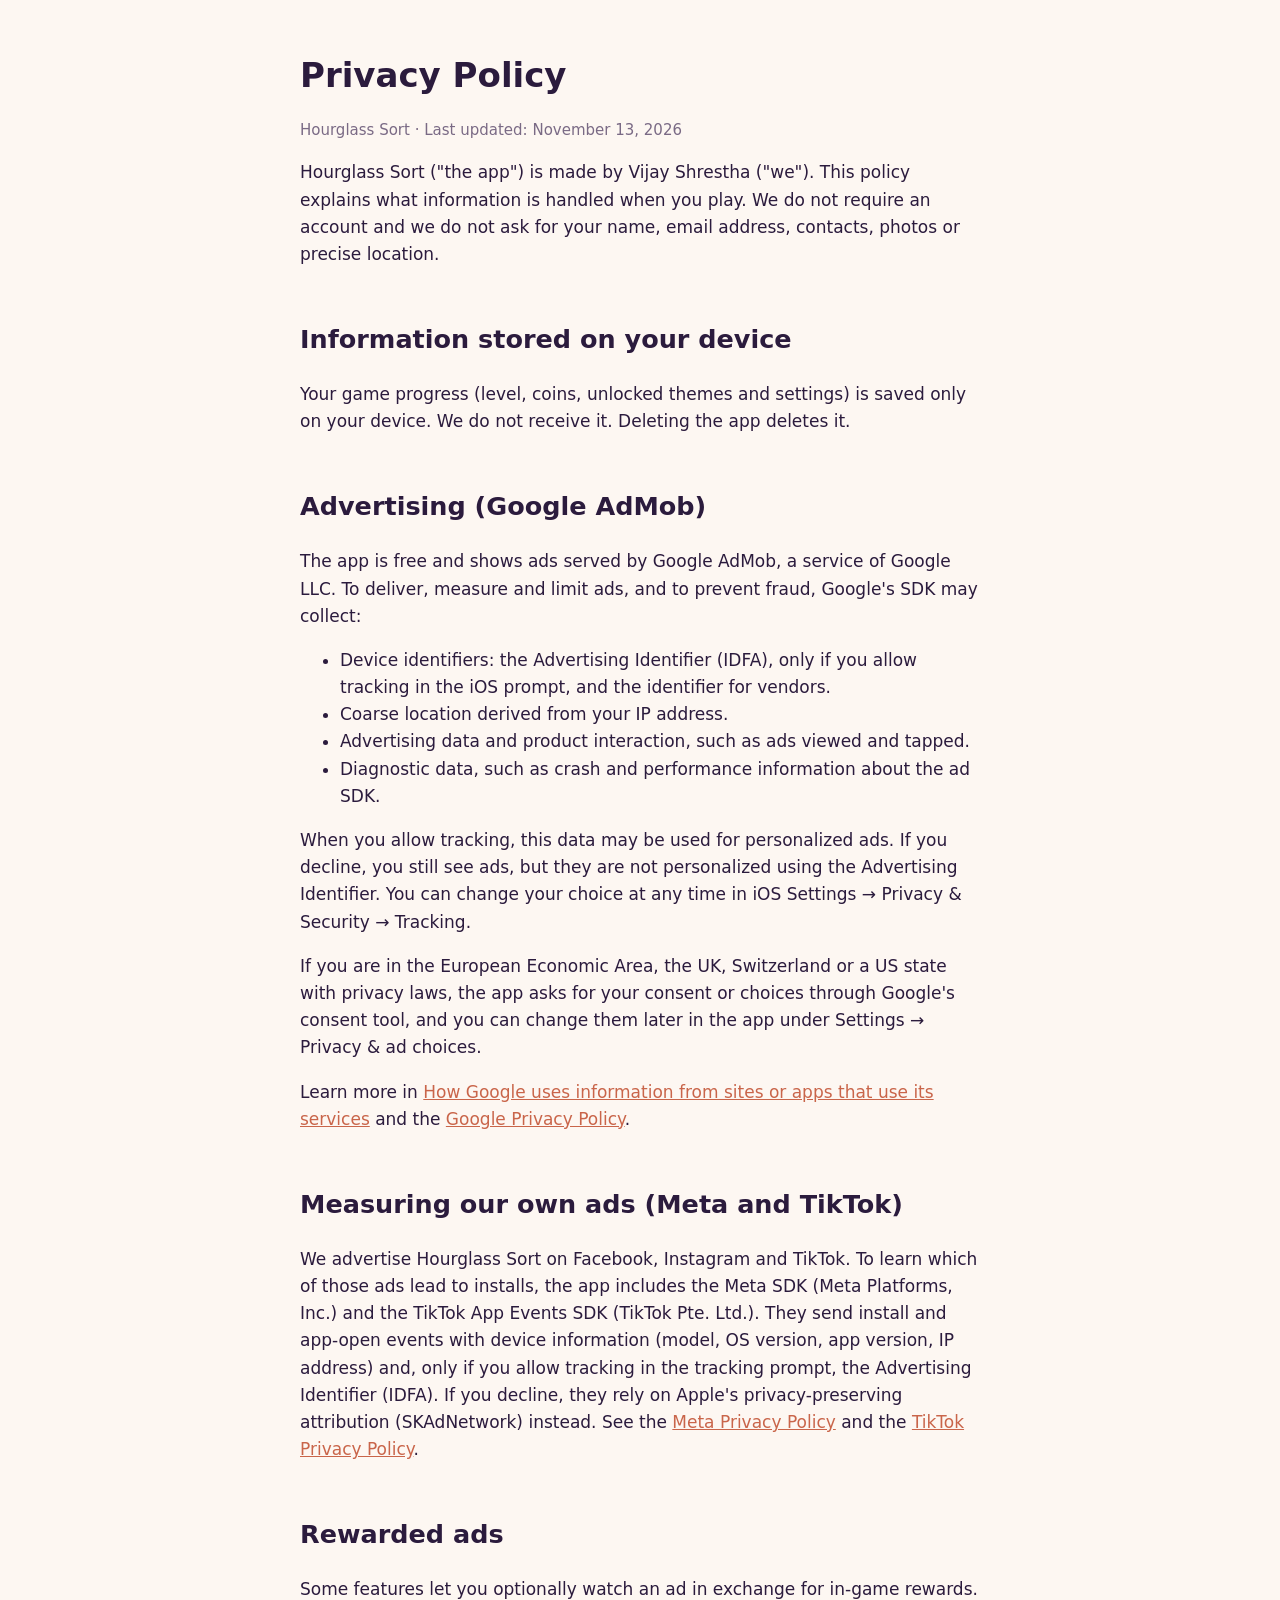
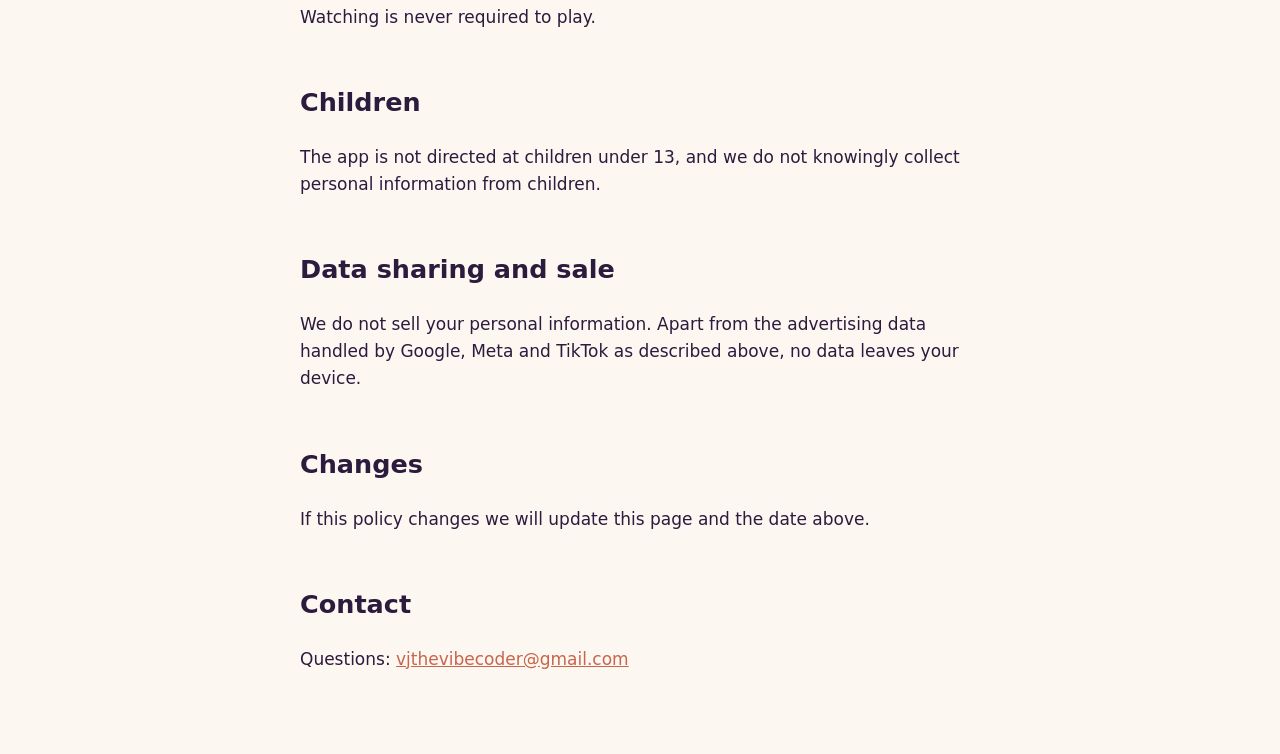
<file: privacy.html>
<!doctype html>
<html lang="en">
<head>
<meta charset="utf-8">
<meta name="viewport" content="width=device-width, initial-scale=1">
<title>Hourglass Sort Privacy Policy</title>
<link rel="stylesheet" href="style.css">
</head>
<body>
<main>
<h1>Privacy Policy</h1>
<p class="muted">Hourglass Sort · Last updated: November 13, 2026</p>

<p>Hourglass Sort ("the app") is made by Vijay Shrestha ("we"). This policy explains what
information is handled when you play. We do not require an account and we do not ask for your name,
email address, contacts, photos or precise location.</p>

<h2>Information stored on your device</h2>
<p>Your game progress (level, coins, unlocked themes and settings) is saved only on your device. We
do not receive it. Deleting the app deletes it.</p>

<h2>Advertising (Google AdMob)</h2>
<p>The app is free and shows ads served by Google AdMob, a service of Google LLC. To deliver,
measure and limit ads, and to prevent fraud, Google's SDK may collect:</p>
<ul>
<li>Device identifiers: the Advertising Identifier (IDFA), only if you allow tracking in the iOS
prompt, and the identifier for vendors.</li>
<li>Coarse location derived from your IP address.</li>
<li>Advertising data and product interaction, such as ads viewed and tapped.</li>
<li>Diagnostic data, such as crash and performance information about the ad SDK.</li>
</ul>
<p>When you allow tracking, this data may be used for personalized ads. If you decline, you still see
ads, but they are not personalized using the Advertising Identifier. You can change your choice at
any time in iOS Settings → Privacy &amp; Security → Tracking.</p>
<p>If you are in the European Economic Area, the UK, Switzerland or a US state with privacy laws, the
app asks for your consent or choices through Google's consent tool, and you can change them later in
the app under Settings → Privacy &amp; ad choices.</p>
<p>Learn more in <a href="https://policies.google.com/technologies/partner-sites">How Google uses information
from sites or apps that use its services</a> and the <a href="https://policies.google.com/privacy">Google
Privacy Policy</a>.</p>

<h2>Measuring our own ads (Meta and TikTok)</h2>
<p>We advertise Hourglass Sort on Facebook, Instagram and TikTok. To learn which of those ads lead to
installs, the app includes the Meta SDK (Meta Platforms, Inc.) and the TikTok App Events SDK
(TikTok Pte. Ltd.). They send install and app-open events with device information (model, OS
version, app version, IP address) and, only if you allow tracking in the tracking prompt, the
Advertising Identifier (IDFA). If you decline, they rely on Apple's privacy-preserving
attribution (SKAdNetwork) instead. See the <a href="https://www.facebook.com/privacy/policy/">Meta
Privacy Policy</a> and the <a href="https://www.tiktok.com/legal/page/global/privacy-policy/en">TikTok
Privacy Policy</a>.</p>

<h2>Rewarded ads</h2>
<p>Some features let you optionally watch an ad in exchange for in-game rewards. Watching is never
required to play.</p>

<h2>Children</h2>
<p>The app is not directed at children under 13, and we do not knowingly collect personal information
from children.</p>

<h2>Data sharing and sale</h2>
<p>We do not sell your personal information. Apart from the advertising data handled by Google, Meta
and TikTok as described above, no data leaves your device.</p>

<h2>Changes</h2>
<p>If this policy changes we will update this page and the date above.</p>

<h2>Contact</h2>
<p>Questions: <a href="mailto:vjthevibecoder@gmail.com">vjthevibecoder@gmail.com</a></p>
</main>
</body>
</html>
</file>
<file: style.css>
:root { color-scheme: light dark; --bg: #fdf7f2; --fg: #2b1b3d; --muted: #7a6a85; --accent: #c9654a; }
@media (prefers-color-scheme: dark) { :root { --bg: #1d1229; --fg: #f5ece6; --muted: #b3a3bf; --accent: #ffc857; } }
body { margin: 0; background: var(--bg); color: var(--fg); font: 17px/1.6 -apple-system, system-ui, sans-serif; }
main { max-width: 680px; margin: 0 auto; padding: 32px 16px 64px; }
h1 { line-height: 1.2; } h2 { margin-top: 2em; }
a { color: var(--accent); }
.muted { color: var(--muted); font-size: 15px; }
.lead { font-size: 19px; }
.icon { border-radius: 26px; display: block; }
details { border-bottom: 1px solid color-mix(in srgb, var(--fg) 15%, transparent); padding: 10px 0; }
summary { cursor: pointer; font-weight: 600; }
</file>
